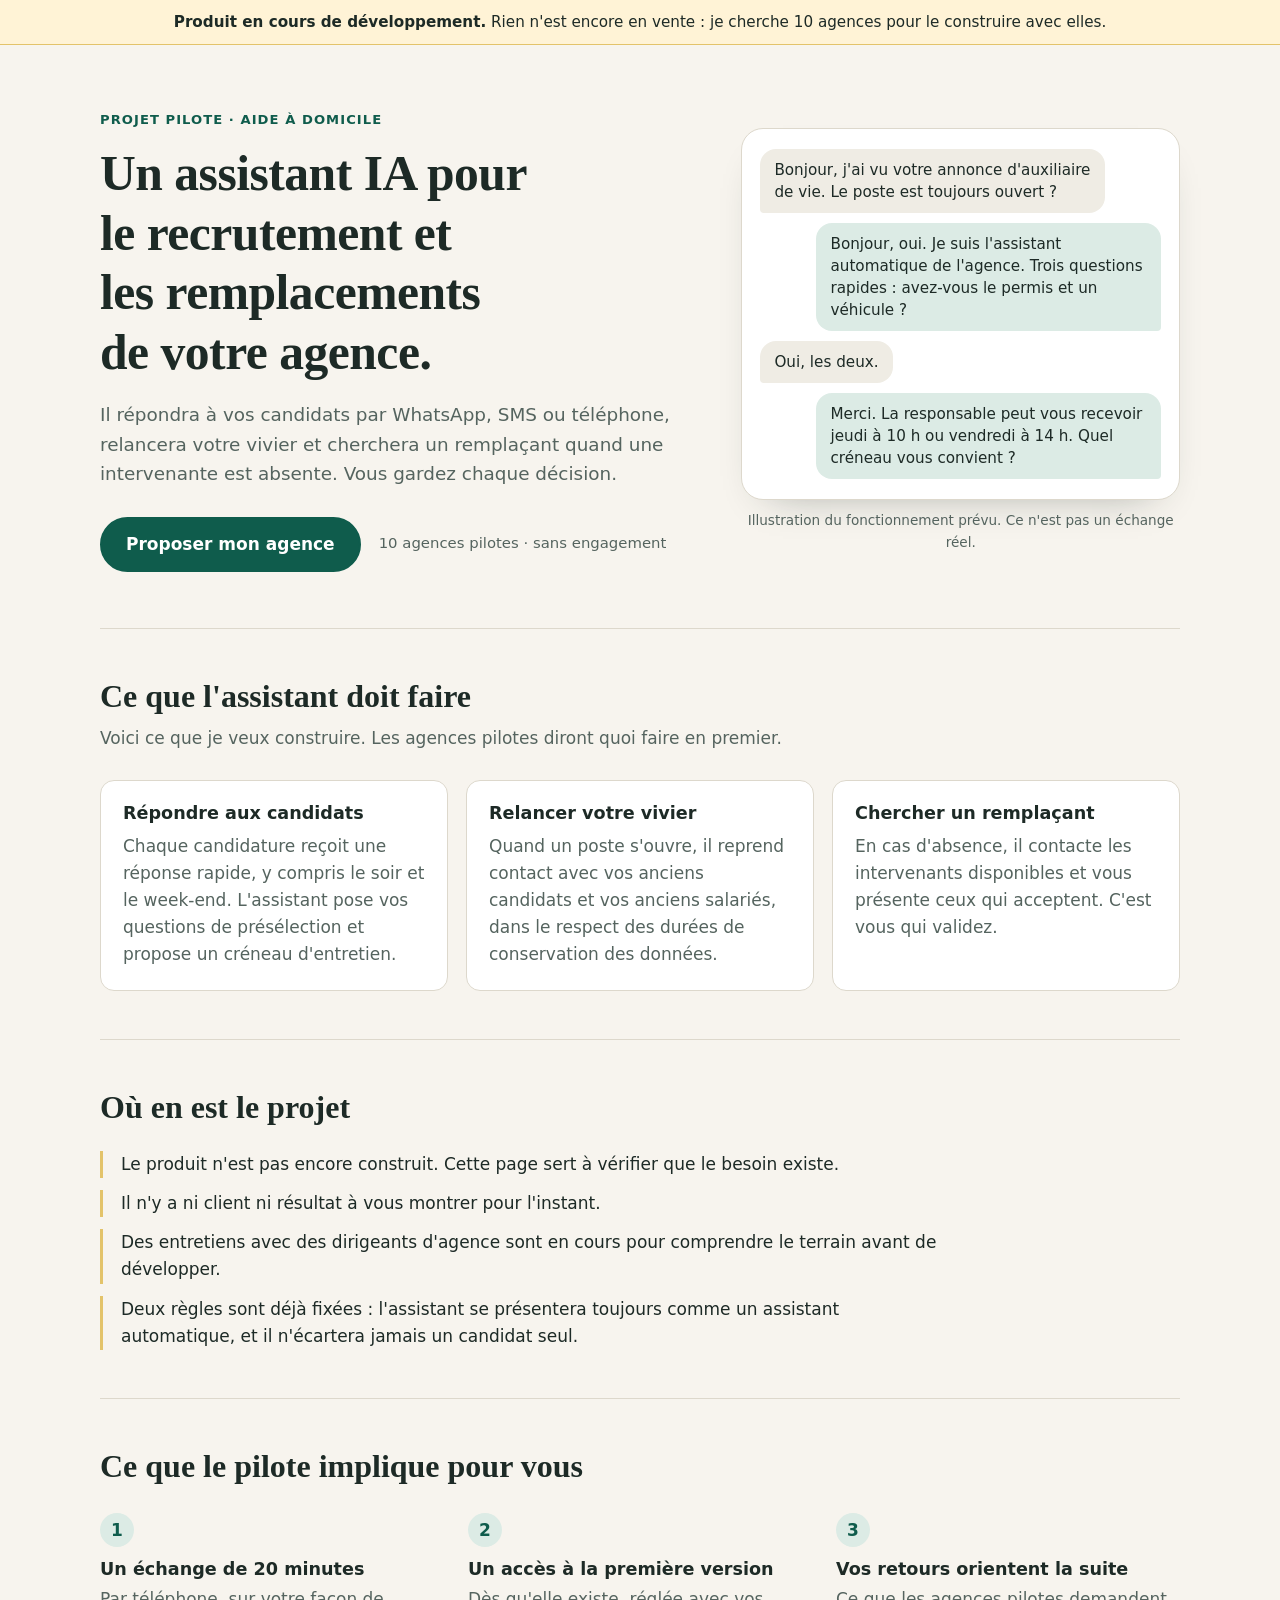
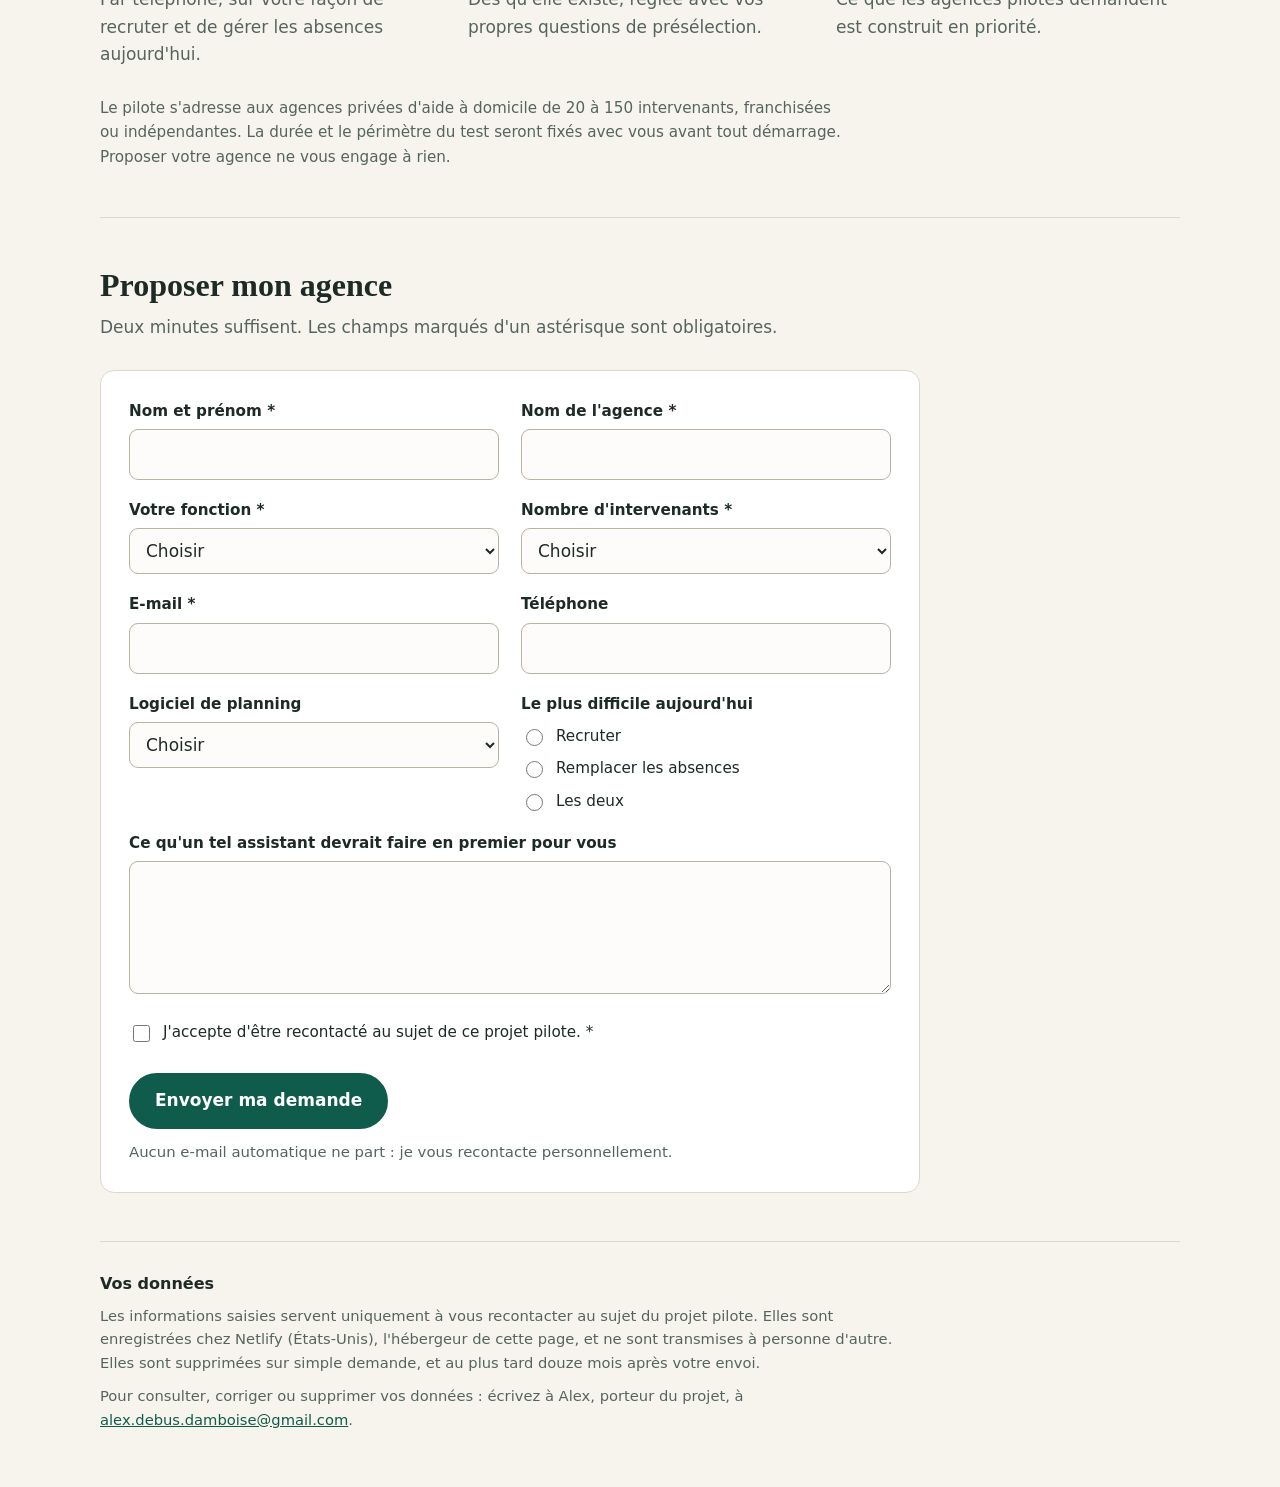
<file: page-test-agences/index.html>
<!doctype html>
<html lang="fr">
<head>
  <meta charset="utf-8">
  <meta name="viewport" content="width=device-width, initial-scale=1">
  <title>Agences pilotes : un assistant IA pour le recrutement et les remplacements en aide à domicile</title>
  <meta name="description" content="Projet en cours de développement. Je cherche 10 agences d'aide à domicile pour concevoir et tester un assistant IA qui répond aux candidats et cherche les remplaçants.">
  <link rel="stylesheet" href="styles.css">
</head>
<body>

  <p class="status" role="note">
    <strong>Produit en cours de développement.</strong>
    Rien n'est encore en vente : je cherche 10 agences pour le construire avec elles.
  </p>

  <header class="hero">
    <div class="hero-text">
      <p class="eyebrow">Projet pilote · aide à domicile</p>
      <h1>Un assistant IA pour le recrutement et les remplacements de votre agence.</h1>
      <p class="lead">
        Il répondra à vos candidats par WhatsApp, SMS ou téléphone, relancera votre vivier
        et cherchera un remplaçant quand une intervenante est absente.
        Vous gardez chaque décision.
      </p>
      <p class="cta-row">
        <a class="button" href="#inscription">Proposer mon agence</a>
        <span class="cta-note">10 agences pilotes · sans engagement</span>
      </p>
    </div>

    <figure class="chat" aria-label="Exemple de conversation entre l'assistant et une candidate">
      <div class="chat-window">
        <p class="bubble in">Bonjour, j'ai vu votre annonce d'auxiliaire de vie. Le poste est toujours ouvert ?</p>
        <p class="bubble out">Bonjour, oui. Je suis l'assistant automatique de l'agence. Trois questions rapides : avez-vous le permis et un véhicule ?</p>
        <p class="bubble in">Oui, les deux.</p>
        <p class="bubble out">Merci. La responsable peut vous recevoir jeudi à 10 h ou vendredi à 14 h. Quel créneau vous convient ?</p>
      </div>
      <figcaption>Illustration du fonctionnement prévu. Ce n'est pas un échange réel.</figcaption>
    </figure>
  </header>

  <main>

    <section class="block" aria-labelledby="t-prevu">
      <h2 id="t-prevu">Ce que l'assistant doit faire</h2>
      <p class="section-lead">Voici ce que je veux construire. Les agences pilotes diront quoi faire en premier.</p>
      <div class="cards">
        <article class="card">
          <h3>Répondre aux candidats</h3>
          <p>Chaque candidature reçoit une réponse rapide, y compris le soir et le week-end. L'assistant pose vos questions de présélection et propose un créneau d'entretien.</p>
        </article>
        <article class="card">
          <h3>Relancer votre vivier</h3>
          <p>Quand un poste s'ouvre, il reprend contact avec vos anciens candidats et vos anciens salariés, dans le respect des durées de conservation des données.</p>
        </article>
        <article class="card">
          <h3>Chercher un remplaçant</h3>
          <p>En cas d'absence, il contacte les intervenants disponibles et vous présente ceux qui acceptent. C'est vous qui validez.</p>
        </article>
      </div>
    </section>

    <section class="block honest" aria-labelledby="t-vrai">
      <h2 id="t-vrai">Où en est le projet</h2>
      <ul class="plain">
        <li>Le produit n'est pas encore construit. Cette page sert à vérifier que le besoin existe.</li>
        <li>Il n'y a ni client ni résultat à vous montrer pour l'instant.</li>
        <li>Des entretiens avec des dirigeants d'agence sont en cours pour comprendre le terrain avant de développer.</li>
        <li>Deux règles sont déjà fixées : l'assistant se présentera toujours comme un assistant automatique, et il n'écartera jamais un candidat seul.</li>
      </ul>
    </section>

    <section class="block" aria-labelledby="t-pilote">
      <h2 id="t-pilote">Ce que le pilote implique pour vous</h2>
      <ol class="steps">
        <li>
          <h3>Un échange de 20 minutes</h3>
          <p>Par téléphone, sur votre façon de recruter et de gérer les absences aujourd'hui.</p>
        </li>
        <li>
          <h3>Un accès à la première version</h3>
          <p>Dès qu'elle existe, réglée avec vos propres questions de présélection.</p>
        </li>
        <li>
          <h3>Vos retours orientent la suite</h3>
          <p>Ce que les agences pilotes demandent est construit en priorité.</p>
        </li>
      </ol>
      <p class="fineprint">
        Le pilote s'adresse aux agences privées d'aide à domicile de 20 à 150 intervenants, franchisées ou indépendantes.
        La durée et le périmètre du test seront fixés avec vous avant tout démarrage. Proposer votre agence ne vous engage à rien.
      </p>
    </section>

    <section class="block form-block" id="inscription" aria-labelledby="t-form">
      <h2 id="t-form">Proposer mon agence</h2>
      <p class="section-lead">Deux minutes suffisent. Les champs marqués d'un astérisque sont obligatoires.</p>

      <form name="agences-pilotes" method="POST" action="/merci" data-netlify="true" netlify-honeypot="site-web">
        <input type="hidden" name="form-name" value="agences-pilotes">
        <p class="hp" aria-hidden="true">
          <label>Ne pas remplir ce champ : <input name="site-web" tabindex="-1" autocomplete="off"></label>
        </p>

        <div class="grid">
          <p class="field">
            <label for="nom">Nom et prénom *</label>
            <input id="nom" name="nom" type="text" autocomplete="name" required>
          </p>
          <p class="field">
            <label for="agence">Nom de l'agence *</label>
            <input id="agence" name="agence" type="text" autocomplete="organization" required>
          </p>
          <p class="field">
            <label for="fonction">Votre fonction *</label>
            <select id="fonction" name="fonction" required>
              <option value="">Choisir</option>
              <option>Gérant ou directeur d'agence</option>
              <option>Responsable de secteur ou coordinateur</option>
              <option>Autre</option>
            </select>
          </p>
          <p class="field">
            <label for="taille">Nombre d'intervenants *</label>
            <select id="taille" name="intervenants" required>
              <option value="">Choisir</option>
              <option>Moins de 20</option>
              <option>20 à 50</option>
              <option>51 à 150</option>
              <option>Plus de 150</option>
            </select>
          </p>
          <p class="field">
            <label for="email">E-mail *</label>
            <input id="email" name="email" type="email" autocomplete="email" required>
          </p>
          <p class="field">
            <label for="tel">Téléphone</label>
            <input id="tel" name="telephone" type="tel" autocomplete="tel">
          </p>
          <p class="field">
            <label for="logiciel">Logiciel de planning</label>
            <select id="logiciel" name="logiciel">
              <option value="">Choisir</option>
              <option>Ximi</option>
              <option>Ogust</option>
              <option>Apologic</option>
              <option>Autre</option>
              <option>Aucun</option>
            </select>
          </p>
          <fieldset class="field">
            <legend>Le plus difficile aujourd'hui</legend>
            <label class="choice"><input type="radio" name="difficulte" value="Recruter"> Recruter</label>
            <label class="choice"><input type="radio" name="difficulte" value="Remplacer les absences"> Remplacer les absences</label>
            <label class="choice"><input type="radio" name="difficulte" value="Les deux"> Les deux</label>
          </fieldset>
        </div>

        <p class="field">
          <label for="message">Ce qu'un tel assistant devrait faire en premier pour vous</label>
          <textarea id="message" name="message" rows="4"></textarea>
        </p>

        <p class="consent">
          <label class="choice">
            <input type="checkbox" name="accord-contact" value="oui" required>
            J'accepte d'être recontacté au sujet de ce projet pilote. *
          </label>
        </p>

        <p class="submit-row">
          <button class="button" type="submit">Envoyer ma demande</button>
          <span class="cta-note">Aucun e-mail automatique ne part : je vous recontacte personnellement.</span>
        </p>
      </form>
    </section>

  </main>

  <footer class="footer">
    <h2>Vos données</h2>
    <p>
      Les informations saisies servent uniquement à vous recontacter au sujet du projet pilote.
      Elles sont enregistrées chez Netlify (États-Unis), l'hébergeur de cette page, et ne sont transmises à personne d'autre.
      Elles sont supprimées sur simple demande, et au plus tard douze mois après votre envoi.
    </p>
    <p>
      Pour consulter, corriger ou supprimer vos données :
      écrivez à Alex, porteur du projet, à
      <a href="mailto:alex.debus.damboise@gmail.com">alex.debus.damboise@gmail.com</a>.
    </p>
  </footer>

</body>
</html>
</file>
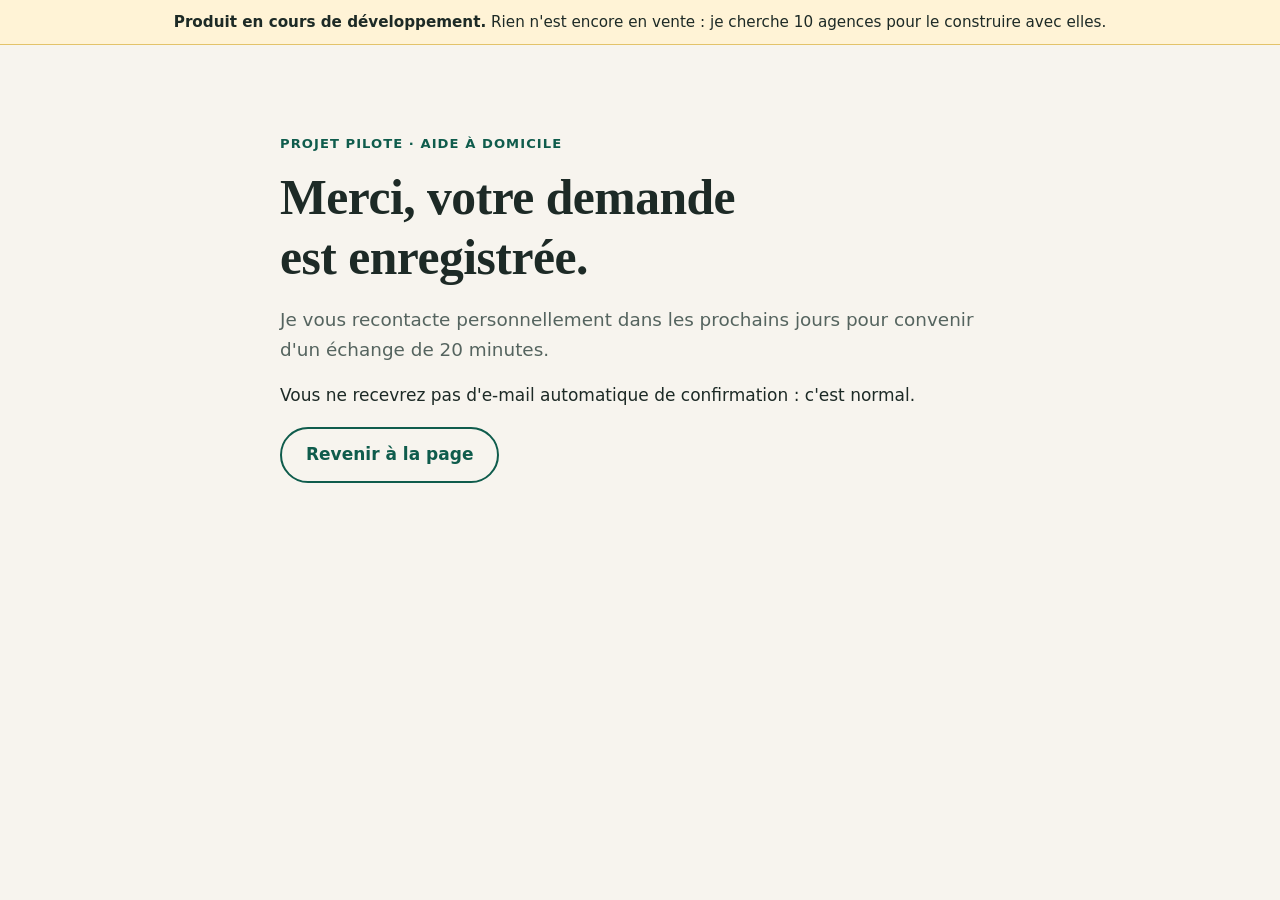
<file: page-test-agences/merci.html>
<!doctype html>
<html lang="fr">
<head>
  <meta charset="utf-8">
  <meta name="viewport" content="width=device-width, initial-scale=1">
  <title>Demande enregistrée</title>
  <meta name="robots" content="noindex">
  <link rel="stylesheet" href="styles.css">
</head>
<body>

  <p class="status" role="note">
    <strong>Produit en cours de développement.</strong>
    Rien n'est encore en vente : je cherche 10 agences pour le construire avec elles.
  </p>

  <main class="thanks">
    <p class="eyebrow">Projet pilote · aide à domicile</p>
    <h1>Merci, votre demande est enregistrée.</h1>
    <p class="lead">
      Je vous recontacte personnellement dans les prochains jours pour convenir d'un échange de 20 minutes.
    </p>
    <p>Vous ne recevrez pas d'e-mail automatique de confirmation : c'est normal.</p>
    <p><a class="button ghost" href="/">Revenir à la page</a></p>
  </main>

</body>
</html>
</file>
<file: page-test-agences/styles.css>
:root {
  color-scheme: light;
  --bg: #f7f4ee;
  --surface: #ffffff;
  --ink: #1d2a26;
  --muted: #55645f;
  --line: #ddd8cc;
  --accent: #0f5c4c;
  --accent-ink: #ffffff;
  --accent-soft: #dcebe5;
  --notice-bg: #fff3d6;
  --notice-line: #e3c36a;
  --radius: 14px;
  --measure: 66ch;
}

* { box-sizing: border-box; }

html { scroll-behavior: smooth; }

body {
  margin: 0;
  background: var(--bg);
  color: var(--ink);
  font: 17px/1.6 system-ui, -apple-system, "Segoe UI", Roboto, "Helvetica Neue", Arial, sans-serif;
  -webkit-text-size-adjust: 100%;
}

h1, h2, h3 { line-height: 1.2; margin: 0; text-wrap: balance; }
h1, h2 { font-family: "Iowan Old Style", "Palatino Linotype", Palatino, Georgia, serif; font-weight: 600; }
h1 { font-size: clamp(2rem, 4.6vw, 3.1rem); letter-spacing: -0.01em; }
h2 { font-size: clamp(1.5rem, 3vw, 2rem); }
h3 { font-size: 1.1rem; font-weight: 650; }
p { margin: 0; }

a { color: var(--accent); }

/* Bandeau d'état, visible sur toutes les pages */
.status {
  background: var(--notice-bg);
  border-bottom: 1px solid var(--notice-line);
  padding: 10px 20px;
  text-align: center;
  font-size: 0.95rem;
}

.hero, main, .footer {
  width: min(1080px, 100% - 40px);
  margin-inline: auto;
}

.hero {
  display: grid;
  grid-template-columns: minmax(0, 1.15fr) minmax(0, 0.85fr);
  gap: 48px;
  align-items: center;
  padding: 64px 0 56px;
}

.eyebrow {
  font-size: 0.82rem;
  letter-spacing: 0.08em;
  text-transform: uppercase;
  color: var(--accent);
  font-weight: 650;
  margin-bottom: 14px;
}

.lead {
  font-size: 1.15rem;
  color: var(--muted);
  max-width: var(--measure);
  margin-top: 18px;
}

.cta-row, .submit-row {
  display: flex;
  flex-wrap: wrap;
  align-items: center;
  gap: 12px 18px;
  margin-top: 28px;
}

.cta-note { color: var(--muted); font-size: 0.93rem; }

.button {
  display: inline-block;
  background: var(--accent);
  color: var(--accent-ink);
  border: 2px solid var(--accent);
  border-radius: 999px;
  padding: 12px 24px;
  font: inherit;
  font-weight: 650;
  text-decoration: none;
  cursor: pointer;
}
.button:hover { background: #0b4a3d; border-color: #0b4a3d; }
.button.ghost { background: transparent; color: var(--accent); }
.button.ghost:hover { background: var(--accent-soft); }

:focus-visible { outline: 3px solid #e0a100; outline-offset: 2px; }

/* Illustration de conversation */
.chat { margin: 0; }
.chat-window {
  background: var(--surface);
  border: 1px solid var(--line);
  border-radius: 22px;
  padding: 20px 18px;
  display: flex;
  flex-direction: column;
  gap: 10px;
  box-shadow: 0 18px 40px -28px rgba(29, 42, 38, 0.45);
}
.bubble {
  max-width: 86%;
  padding: 10px 14px;
  border-radius: 16px;
  font-size: 0.95rem;
  line-height: 1.45;
}
.bubble.in { align-self: flex-start; background: #efece4; border-bottom-left-radius: 4px; }
.bubble.out { align-self: flex-end; background: var(--accent-soft); border-bottom-right-radius: 4px; }
.chat figcaption {
  margin-top: 10px;
  font-size: 0.85rem;
  color: var(--muted);
  text-align: center;
}

/* Sections */
.block { padding: 48px 0; border-top: 1px solid var(--line); }
.section-lead { color: var(--muted); margin-top: 10px; max-width: var(--measure); }

.cards {
  display: grid;
  grid-template-columns: repeat(3, minmax(0, 1fr));
  gap: 18px;
  margin-top: 28px;
}
.card {
  background: var(--surface);
  border: 1px solid var(--line);
  border-radius: var(--radius);
  padding: 22px;
}
.card p { margin-top: 8px; color: var(--muted); }

.honest .plain {
  list-style: none;
  padding: 0;
  margin: 24px 0 0;
  max-width: 78ch;
  display: grid;
  gap: 12px;
}
.honest .plain li {
  padding-left: 18px;
  border-left: 3px solid var(--notice-line);
}

.steps {
  list-style: none;
  counter-reset: step;
  padding: 0;
  margin: 28px 0 0;
  display: grid;
  grid-template-columns: repeat(3, minmax(0, 1fr));
  gap: 24px;
}
.steps li { counter-increment: step; }
.steps li::before {
  content: counter(step);
  display: grid;
  place-items: center;
  width: 34px;
  height: 34px;
  border-radius: 50%;
  background: var(--accent-soft);
  color: var(--accent);
  font-weight: 700;
  margin-bottom: 12px;
}
.steps p { margin-top: 6px; color: var(--muted); }

.fineprint { margin-top: 28px; color: var(--muted); font-size: 0.95rem; max-width: 78ch; }

/* Formulaire */
form {
  background: var(--surface);
  border: 1px solid var(--line);
  border-radius: var(--radius);
  padding: 28px;
  margin-top: 28px;
  max-width: 820px;
}
.grid {
  display: grid;
  grid-template-columns: repeat(2, minmax(0, 1fr));
  gap: 18px 22px;
}
.field { margin: 0; min-width: 0; }
form > .field, .consent { margin-top: 18px; }
fieldset.field { border: 0; padding: 0; }

label, legend { display: block; font-weight: 600; font-size: 0.95rem; padding: 0; }
input[type="text"], input[type="email"], input[type="tel"], select, textarea {
  width: 100%;
  margin-top: 6px;
  padding: 11px 12px;
  font: inherit;
  color: inherit;
  background: #fdfcfa;
  border: 1px solid #b9b3a4;
  border-radius: 9px;
}
textarea { resize: vertical; }

.choice {
  display: flex;
  align-items: flex-start;
  gap: 10px;
  font-weight: 400;
  margin-top: 8px;
}
.choice input { margin-top: 5px; width: 17px; height: 17px; accent-color: var(--accent); flex: none; }

/* Champ piège anti-robots, hors écran */
.hp { position: absolute; left: -9999px; width: 1px; height: 1px; overflow: hidden; }

.footer {
  border-top: 1px solid var(--line);
  padding: 32px 0 56px;
  color: var(--muted);
  font-size: 0.92rem;
}
.footer h2 { font-family: inherit; font-size: 1rem; font-weight: 650; color: var(--ink); }
.footer p { margin-top: 10px; max-width: 86ch; }
.todo { background: var(--notice-bg); border: 1px dashed var(--notice-line); padding: 1px 6px; border-radius: 5px; color: var(--ink); }

.thanks { padding: 88px 0 120px; max-width: 720px; }
.thanks p + p { margin-top: 18px; }

@media (max-width: 860px) {
  .hero { grid-template-columns: 1fr; gap: 36px; padding: 44px 0 40px; }
  .cards, .steps { grid-template-columns: 1fr; }
}
@media (max-width: 600px) {
  body { font-size: 16px; }
  .hero, main, .footer { width: min(1080px, 100% - 32px); }
  .grid { grid-template-columns: 1fr; }
  form { padding: 20px 16px; }
  .button { width: 100%; text-align: center; }
}
</file>
